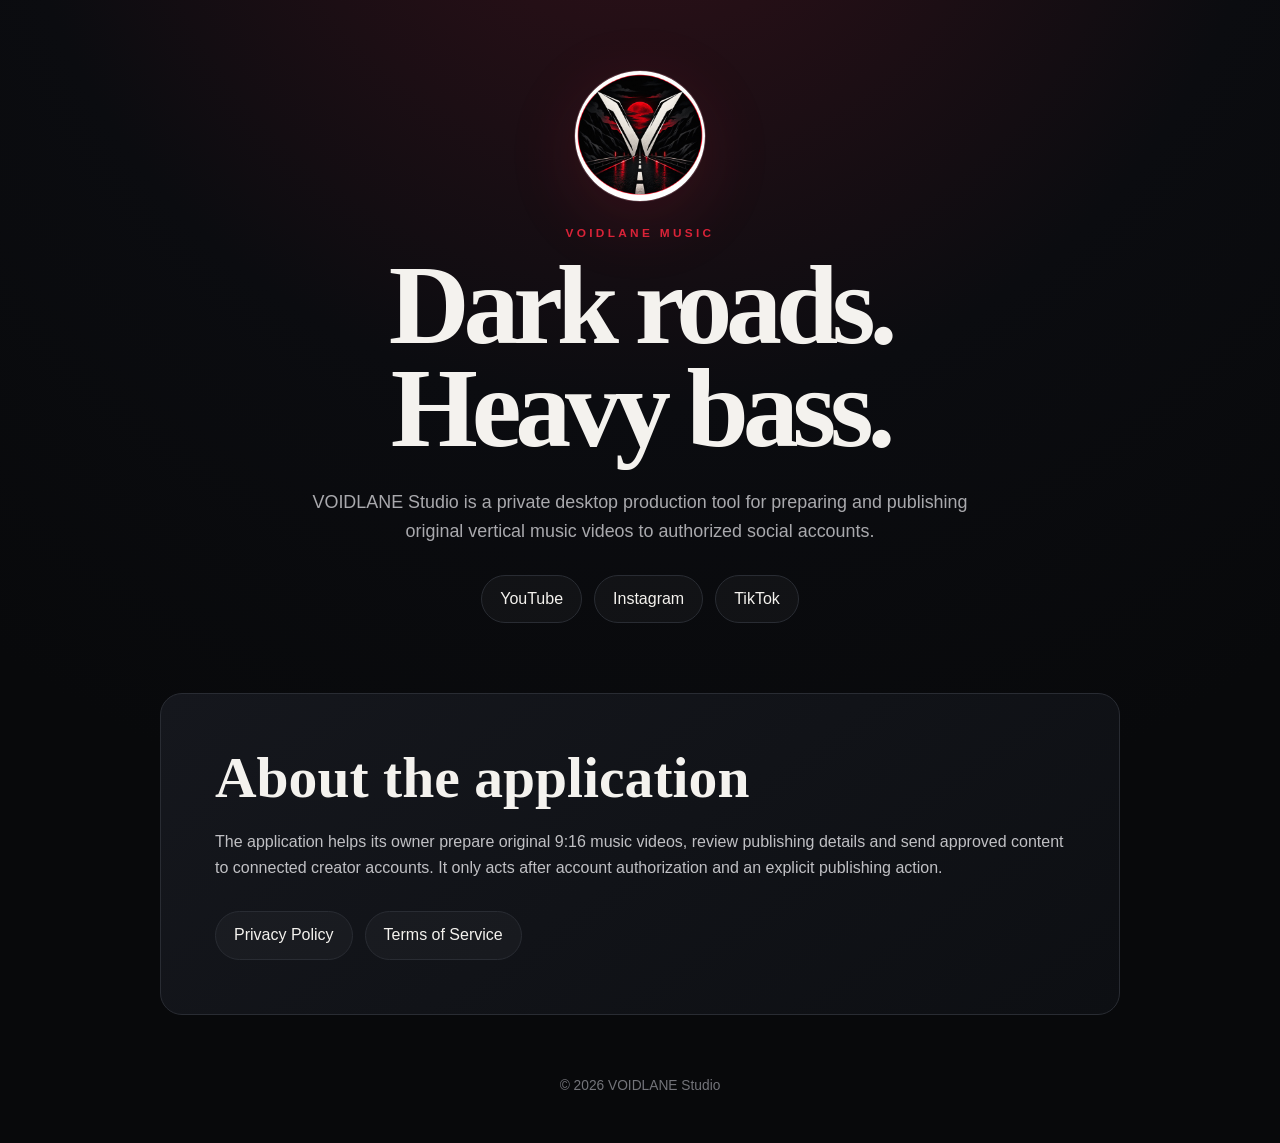
<file: index.html>
<!doctype html>
<html lang="en">
<head>
  <meta charset="utf-8">
  <meta name="viewport" content="width=device-width,initial-scale=1">
  <meta name="description" content="VOIDLANE Studio prepares and publishes original dark electronic music videos.">
  <title>VOIDLANE Studio</title>
  <link rel="stylesheet" href="style.css">
</head>
<body>
  <main>
    <section class="hero">
      <img src="voidlane.jpg" alt="VOIDLANE logo" class="logo">
      <p class="eyebrow">VOIDLANE MUSIC</p>
      <h1>Dark roads.<br>Heavy bass.</h1>
      <p class="intro">VOIDLANE Studio is a private desktop production tool for preparing and publishing original vertical music videos to authorized social accounts.</p>
      <nav aria-label="Social links">
        <a href="https://www.youtube.com/@voidlanemusic">YouTube</a>
        <a href="https://www.instagram.com/voidlanemusic/">Instagram</a>
        <a href="https://www.tiktok.com/@voidlanemusic">TikTok</a>
      </nav>
    </section>
    <section class="panel">
      <h2>About the application</h2>
      <p>The application helps its owner prepare original 9:16 music videos, review publishing details and send approved content to connected creator accounts. It only acts after account authorization and an explicit publishing action.</p>
      <div class="links">
        <a href="privacy.html">Privacy Policy</a>
        <a href="terms.html">Terms of Service</a>
      </div>
    </section>
  </main>
  <footer>© 2026 VOIDLANE Studio</footer>
</body>
</html>
</file>
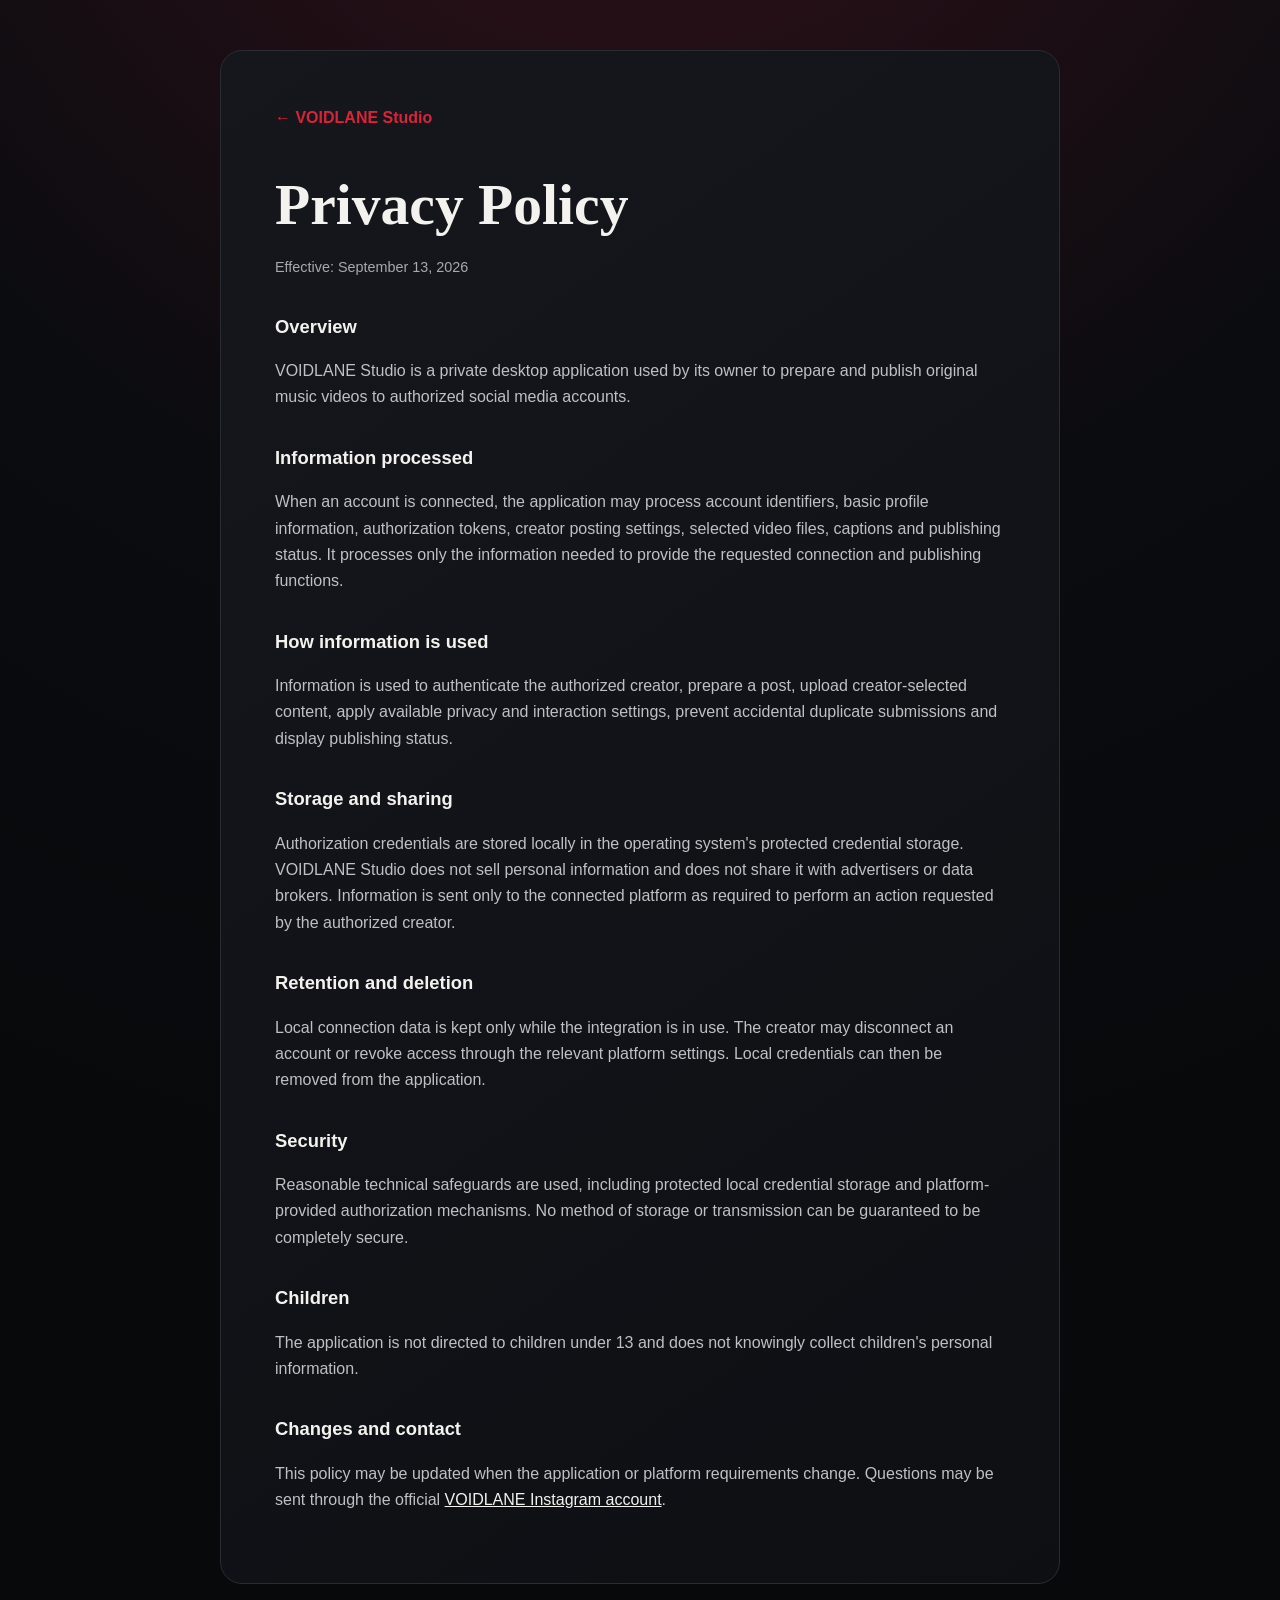
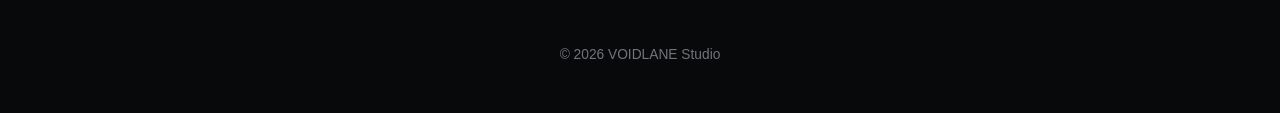
<file: privacy.html>
<!doctype html>
<html lang="en">
<head>
  <meta charset="utf-8"><meta name="viewport" content="width=device-width,initial-scale=1">
  <title>Privacy Policy — VOIDLANE Studio</title><link rel="stylesheet" href="style.css">
</head>
<body><main class="legal"><a href="index.html" class="back">← VOIDLANE Studio</a>
  <h1>Privacy Policy</h1><p class="date">Effective: September 13, 2026</p>
  <h2>Overview</h2><p>VOIDLANE Studio is a private desktop application used by its owner to prepare and publish original music videos to authorized social media accounts.</p>
  <h2>Information processed</h2><p>When an account is connected, the application may process account identifiers, basic profile information, authorization tokens, creator posting settings, selected video files, captions and publishing status. It processes only the information needed to provide the requested connection and publishing functions.</p>
  <h2>How information is used</h2><p>Information is used to authenticate the authorized creator, prepare a post, upload creator-selected content, apply available privacy and interaction settings, prevent accidental duplicate submissions and display publishing status.</p>
  <h2>Storage and sharing</h2><p>Authorization credentials are stored locally in the operating system's protected credential storage. VOIDLANE Studio does not sell personal information and does not share it with advertisers or data brokers. Information is sent only to the connected platform as required to perform an action requested by the authorized creator.</p>
  <h2>Retention and deletion</h2><p>Local connection data is kept only while the integration is in use. The creator may disconnect an account or revoke access through the relevant platform settings. Local credentials can then be removed from the application.</p>
  <h2>Security</h2><p>Reasonable technical safeguards are used, including protected local credential storage and platform-provided authorization mechanisms. No method of storage or transmission can be guaranteed to be completely secure.</p>
  <h2>Children</h2><p>The application is not directed to children under 13 and does not knowingly collect children's personal information.</p>
  <h2>Changes and contact</h2><p>This policy may be updated when the application or platform requirements change. Questions may be sent through the official <a href="https://www.instagram.com/voidlanemusic/">VOIDLANE Instagram account</a>.</p>
</main><footer>© 2026 VOIDLANE Studio</footer></body></html>
</file>
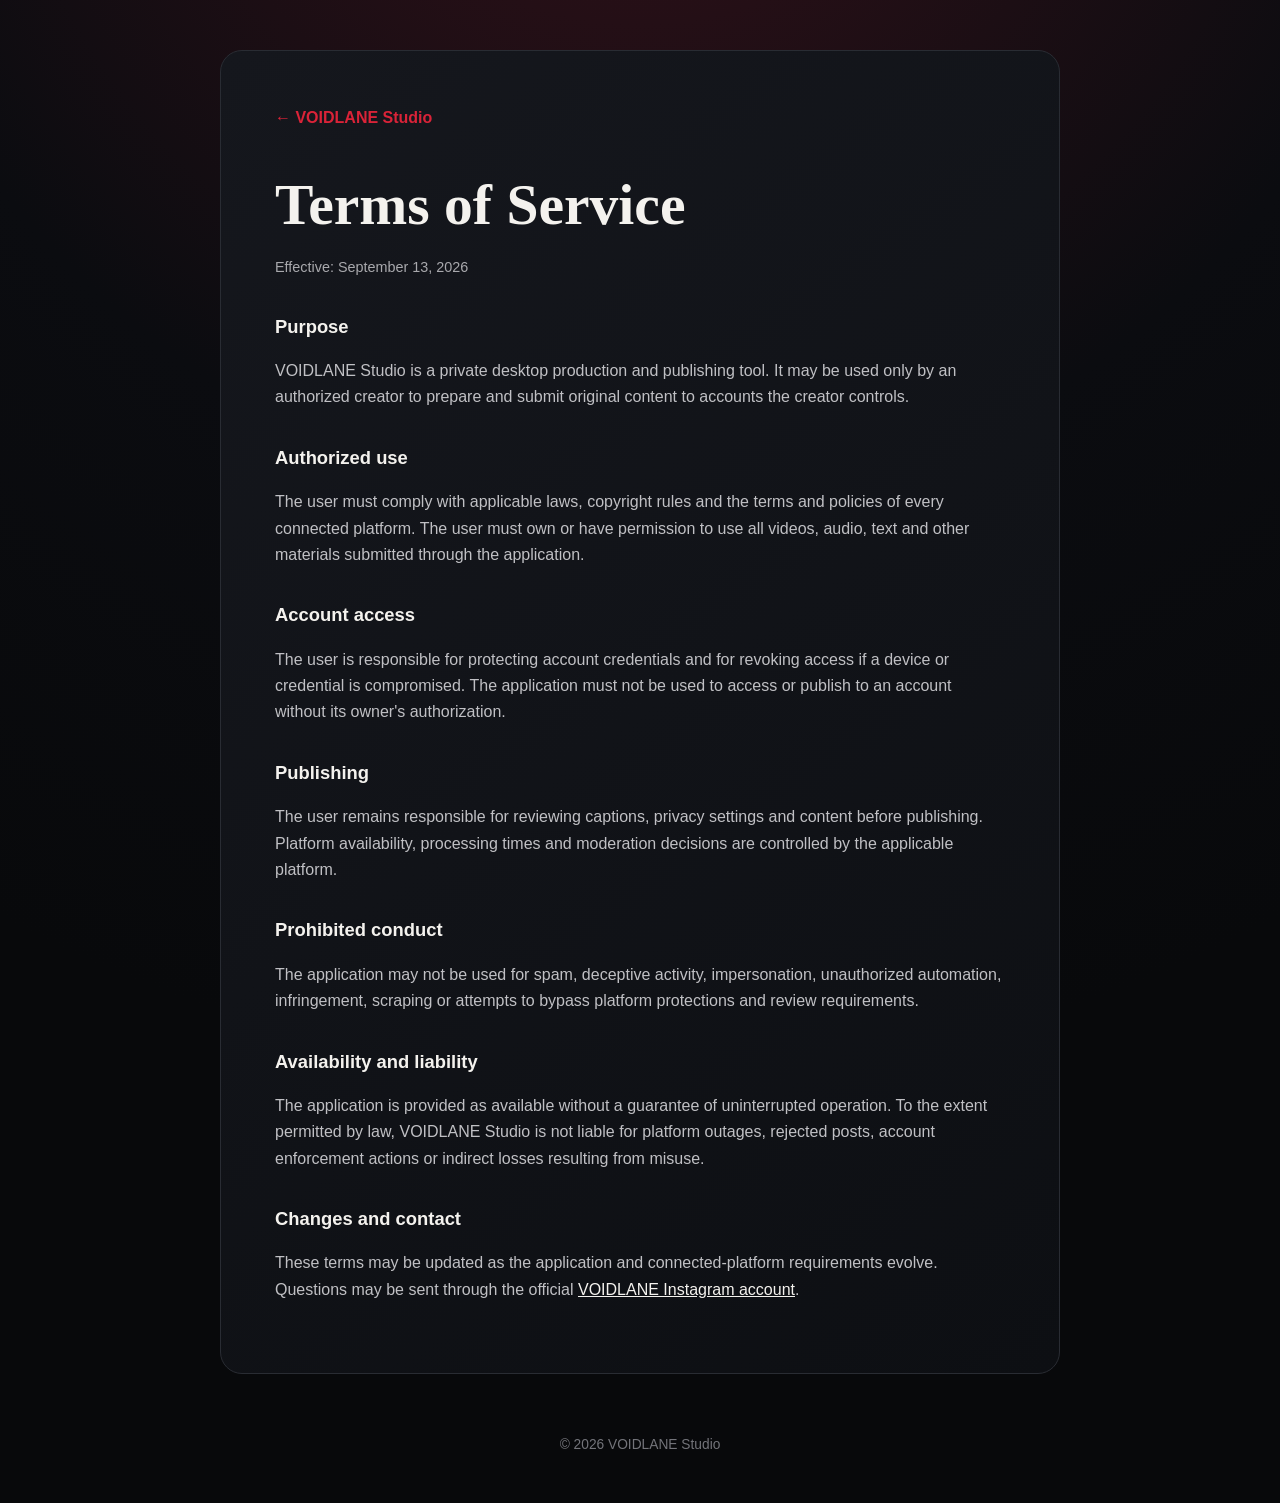
<file: terms.html>
<!doctype html>
<html lang="en">
<head>
  <meta charset="utf-8"><meta name="viewport" content="width=device-width,initial-scale=1">
  <title>Terms of Service — VOIDLANE Studio</title><link rel="stylesheet" href="style.css">
</head>
<body><main class="legal"><a href="index.html" class="back">← VOIDLANE Studio</a>
  <h1>Terms of Service</h1><p class="date">Effective: September 13, 2026</p>
  <h2>Purpose</h2><p>VOIDLANE Studio is a private desktop production and publishing tool. It may be used only by an authorized creator to prepare and submit original content to accounts the creator controls.</p>
  <h2>Authorized use</h2><p>The user must comply with applicable laws, copyright rules and the terms and policies of every connected platform. The user must own or have permission to use all videos, audio, text and other materials submitted through the application.</p>
  <h2>Account access</h2><p>The user is responsible for protecting account credentials and for revoking access if a device or credential is compromised. The application must not be used to access or publish to an account without its owner's authorization.</p>
  <h2>Publishing</h2><p>The user remains responsible for reviewing captions, privacy settings and content before publishing. Platform availability, processing times and moderation decisions are controlled by the applicable platform.</p>
  <h2>Prohibited conduct</h2><p>The application may not be used for spam, deceptive activity, impersonation, unauthorized automation, infringement, scraping or attempts to bypass platform protections and review requirements.</p>
  <h2>Availability and liability</h2><p>The application is provided as available without a guarantee of uninterrupted operation. To the extent permitted by law, VOIDLANE Studio is not liable for platform outages, rejected posts, account enforcement actions or indirect losses resulting from misuse.</p>
  <h2>Changes and contact</h2><p>These terms may be updated as the application and connected-platform requirements evolve. Questions may be sent through the official <a href="https://www.instagram.com/voidlanemusic/">VOIDLANE Instagram account</a>.</p>
</main><footer>© 2026 VOIDLANE Studio</footer></body></html>
</file>
<file: style.css>
:root{color-scheme:dark;--bg:#08090b;--panel:#111318;--text:#f4f2ee;--muted:#a9a9ad;--red:#da2338;--line:#292c33}*{box-sizing:border-box}body{margin:0;background:radial-gradient(circle at 50% -20%,#35111a 0,#0b0c10 42%,var(--bg) 72%);color:var(--text);font-family:Inter,ui-sans-serif,-apple-system,BlinkMacSystemFont,"Segoe UI",sans-serif;line-height:1.65}main{width:min(960px,calc(100% - 40px));margin:auto}.hero{min-height:72vh;display:flex;flex-direction:column;align-items:center;justify-content:center;text-align:center;padding:70px 0}.logo{width:132px;height:132px;border-radius:50%;object-fit:cover;border:1px solid #59303a;box-shadow:0 18px 70px #d51e3828}.eyebrow{color:var(--red);font-size:.74rem;font-weight:800;letter-spacing:.28em;margin:22px 0 10px}.hero h1{font-family:Georgia,serif;font-size:clamp(3.4rem,9vw,7rem);line-height:.92;letter-spacing:-.055em;margin:0}.intro{max-width:680px;color:var(--muted);font-size:1.12rem;margin:28px auto}nav,.links{display:flex;gap:12px;flex-wrap:wrap;justify-content:center}a{color:var(--text)}nav a,.links a{padding:10px 18px;border:1px solid var(--line);border-radius:999px;text-decoration:none;background:#ffffff08}nav a:hover,.links a:hover{border-color:var(--red)}.panel,.legal{background:linear-gradient(145deg,#15171d,#0d0f13);border:1px solid var(--line);border-radius:22px;padding:clamp(26px,5vw,54px);margin-bottom:40px}.panel h2,.legal h1{font-family:Georgia,serif;font-size:clamp(2rem,5vw,3.6rem);line-height:1.05;margin:0 0 20px}.panel p,.legal p{color:#c0c0c4}.links{justify-content:flex-start;margin-top:30px}.legal{margin-top:50px;max-width:840px}.legal h2{font-size:1.15rem;margin-top:32px}.back{text-decoration:none;color:var(--red);font-weight:700;display:inline-block;margin-bottom:44px}.date{font-size:.9rem;color:var(--muted)!important}footer{text-align:center;color:#73747a;padding:20px 20px 46px;font-size:.86rem}@media(max-width:600px){.hero{min-height:65vh}.logo{width:108px;height:108px}}
</file>
